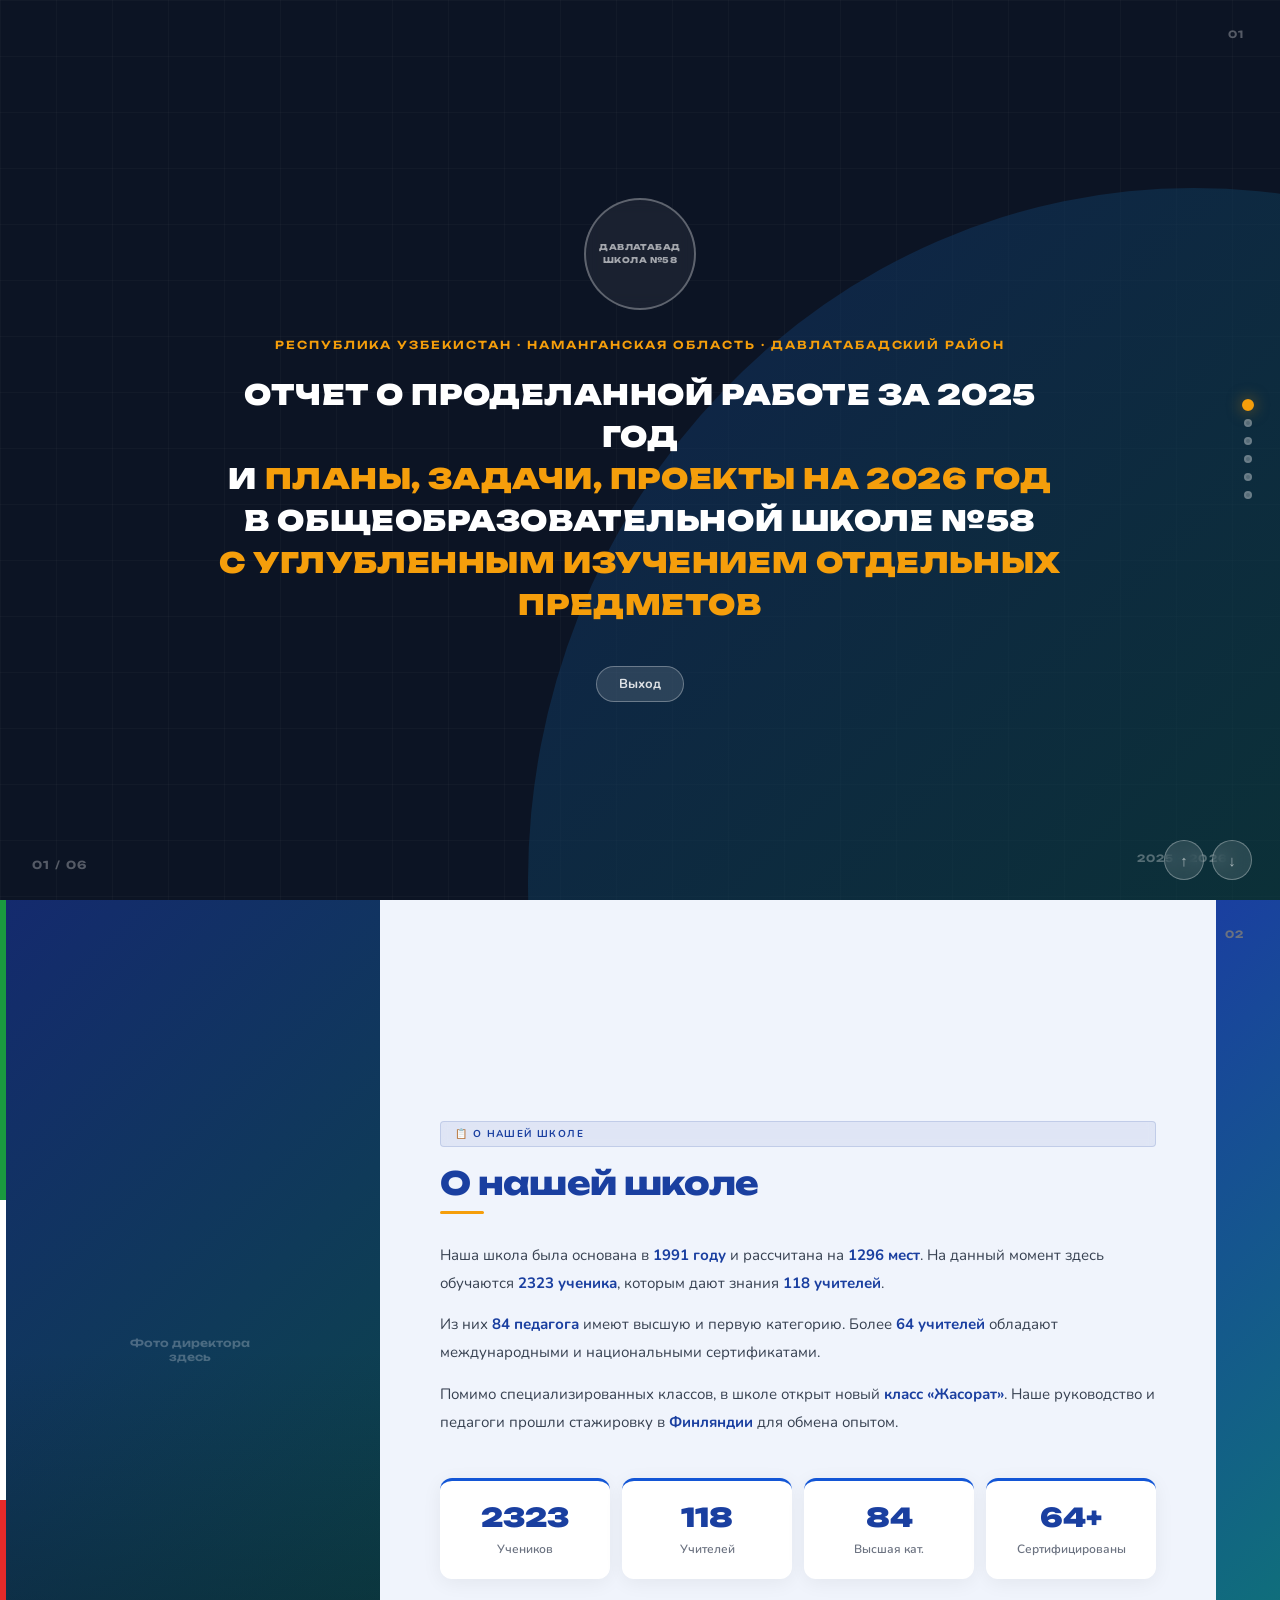
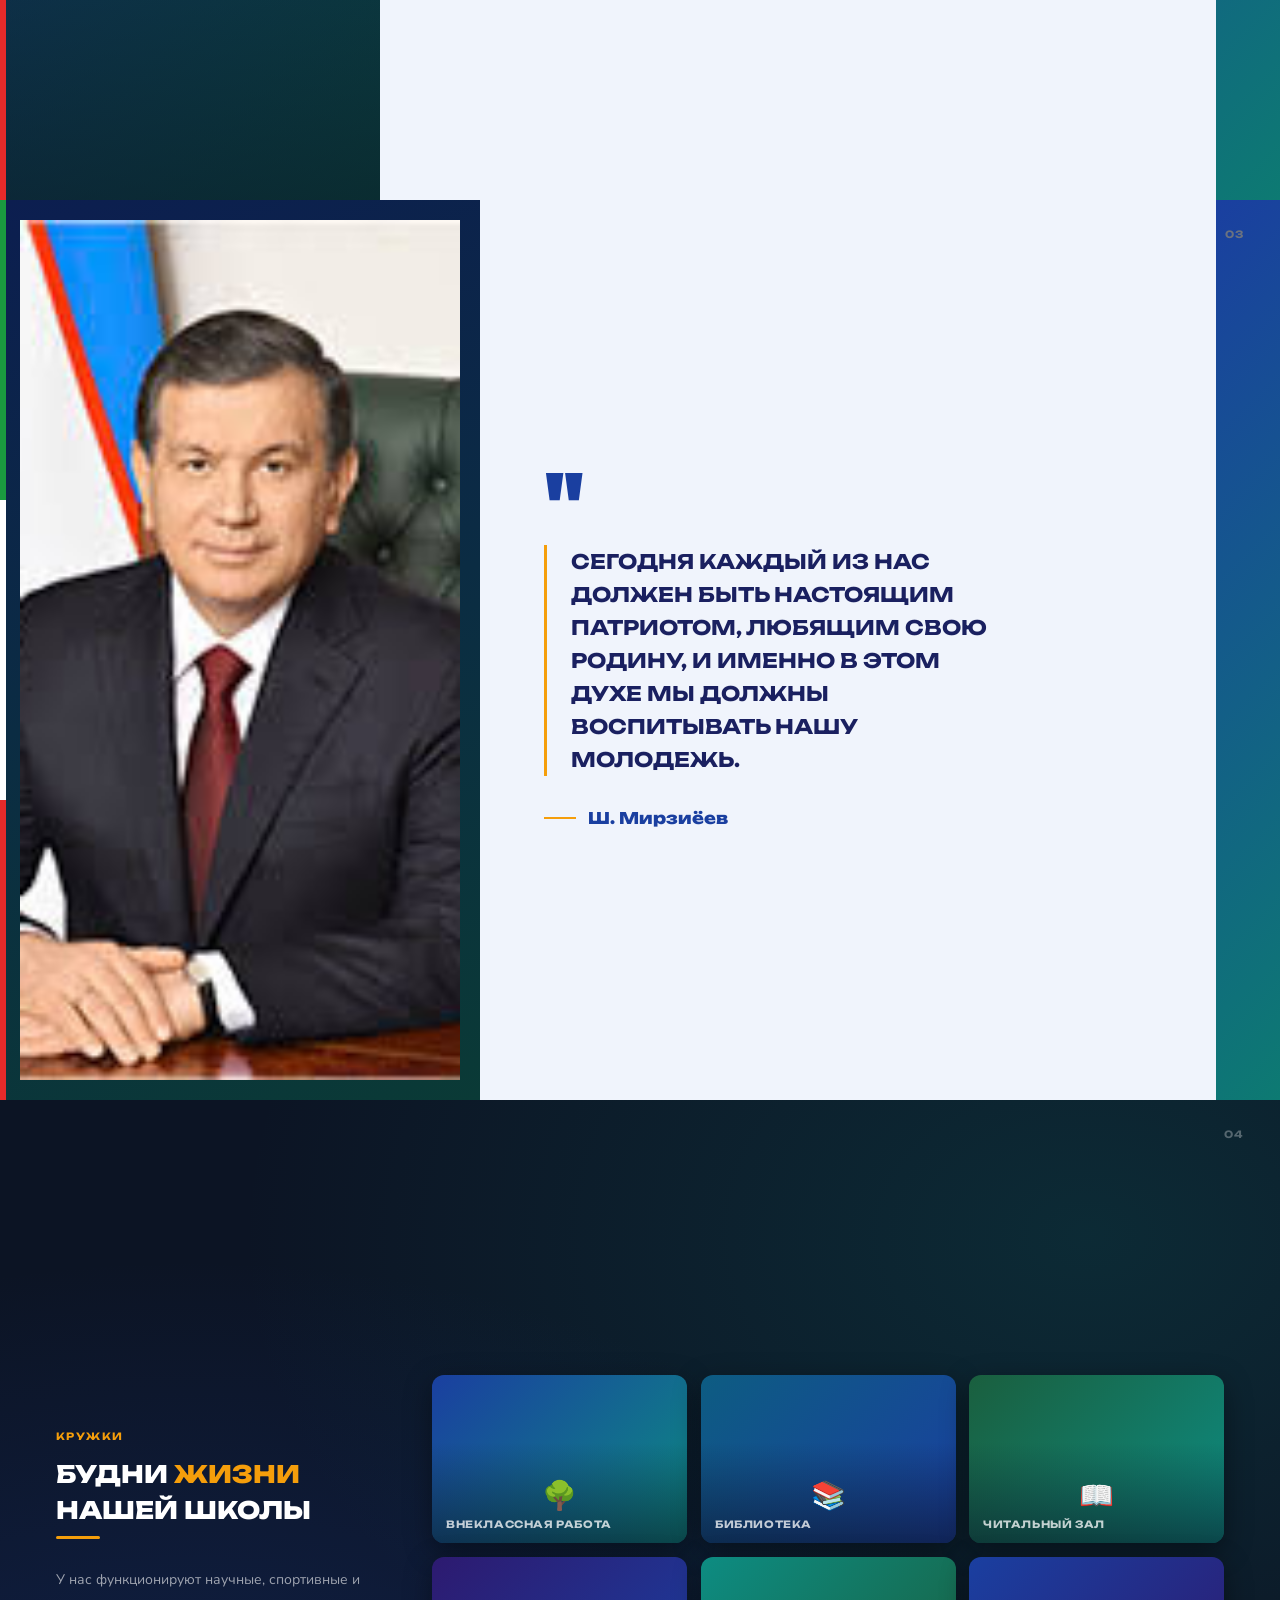
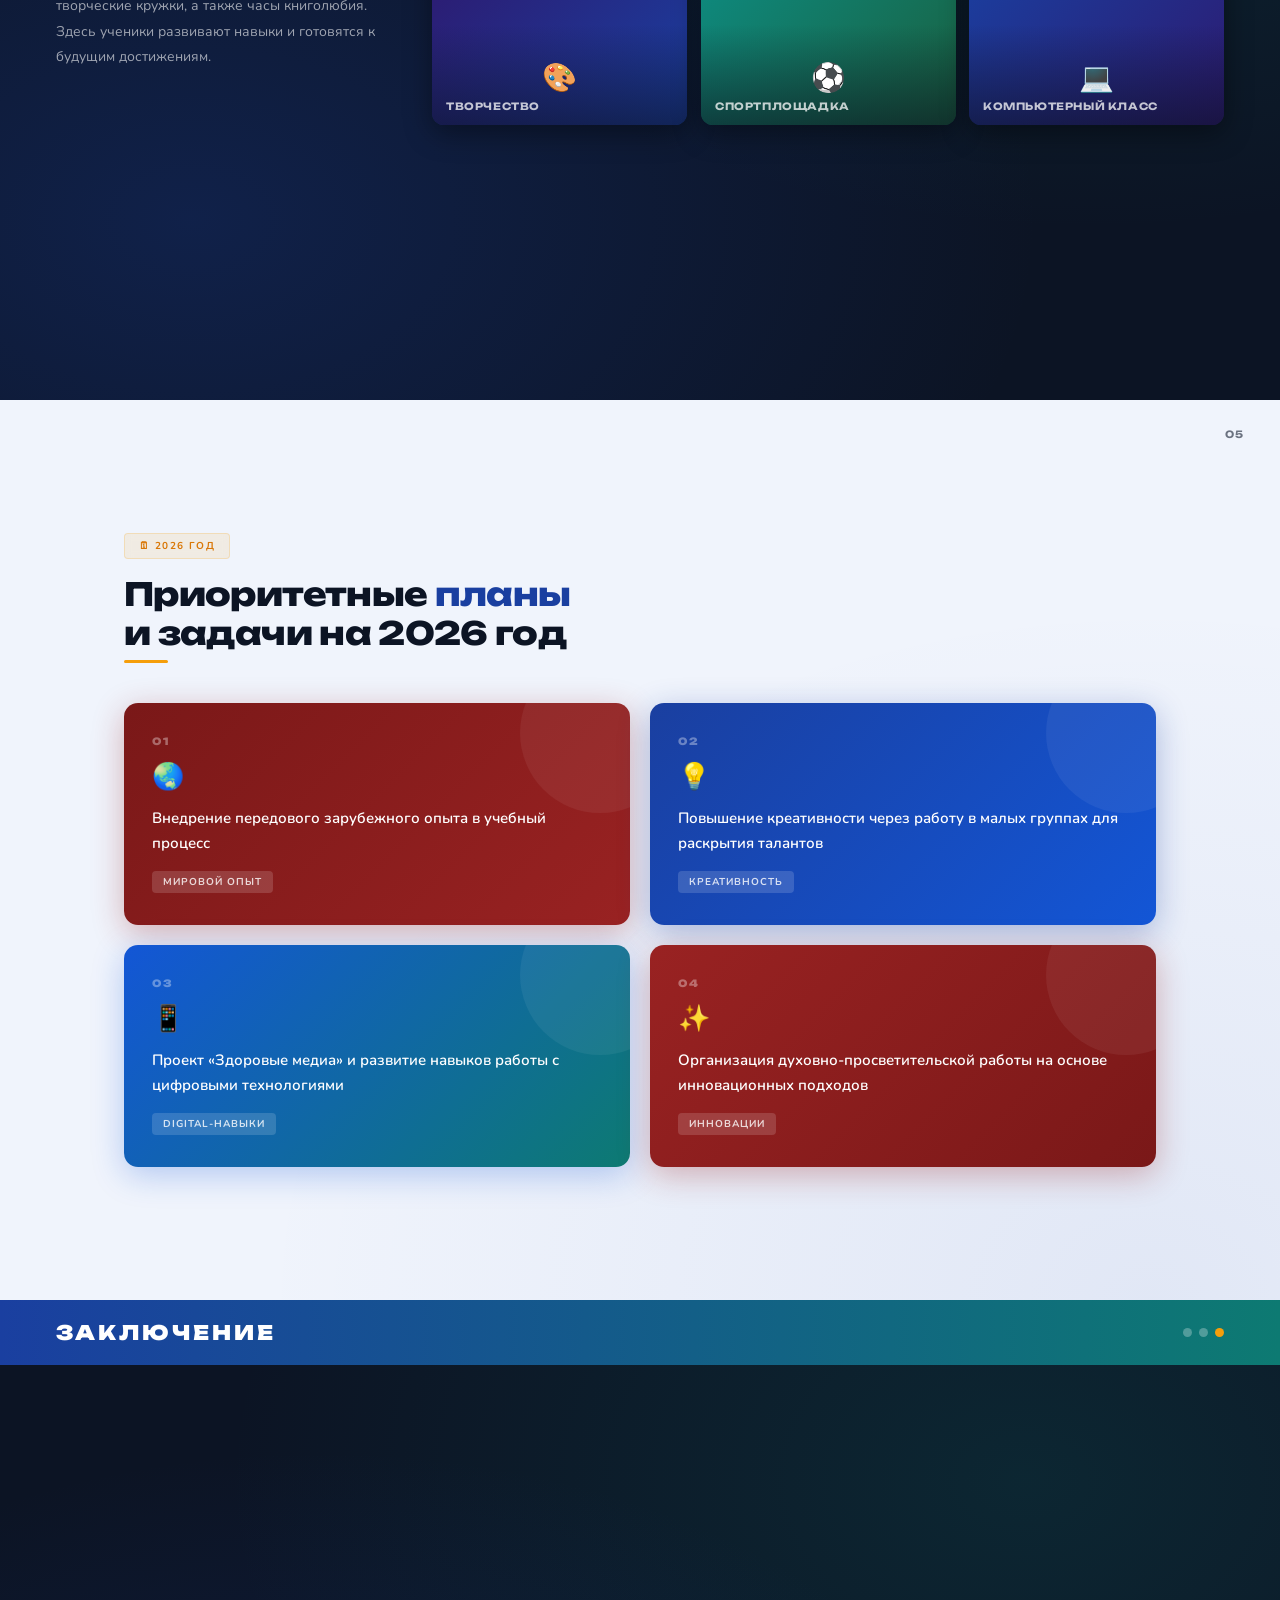
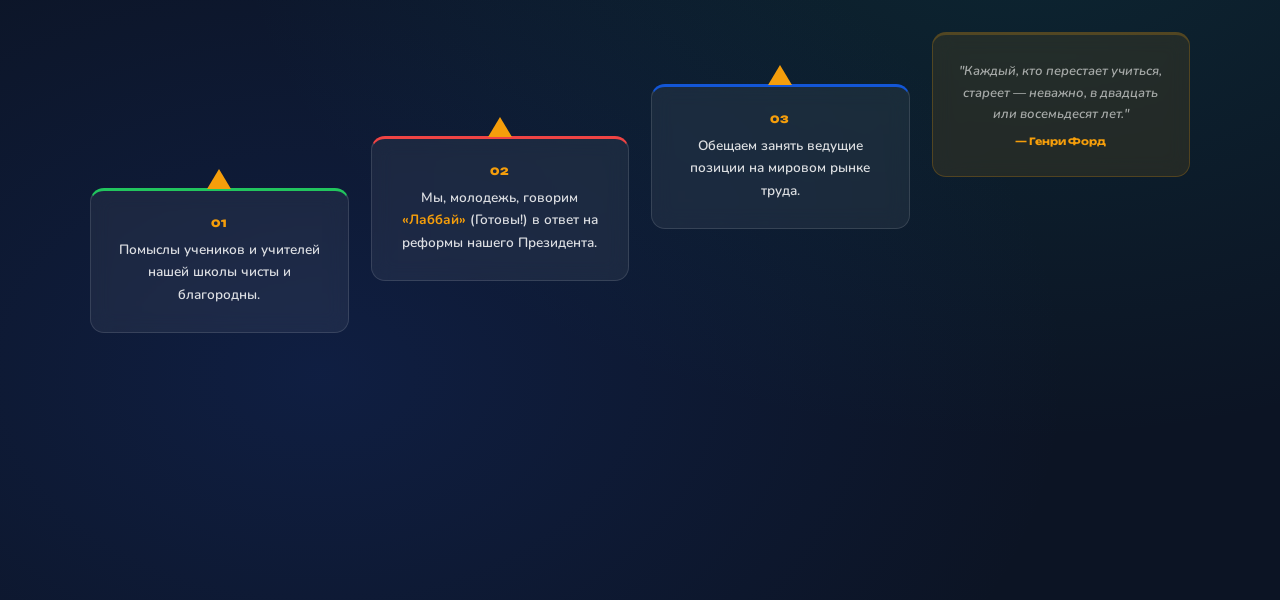
<file: index-kushimcha-ru.html>
<!DOCTYPE html>
<html lang="ru">

<head>
  <meta charset="UTF-8">
  <meta name="viewport" content="width=device-width, initial-scale=1.0">
  <title>Школа №58 · 2025–2026</title>
  <link rel="stylesheet" href="./style-kushimcha-uz.css">
</head>

<body>

  <div id="nav-dots">
    <div class="nd on" onclick="goTo(0)"></div>
    <div class="nd" onclick="goTo(1)"></div>
    <div class="nd" onclick="goTo(2)"></div>
    <div class="nd" onclick="goTo(3)"></div>
    <div class="nd" onclick="goTo(4)"></div>
    <div class="nd" onclick="goTo(5)"></div>
  </div>
  <div id="slide-ctr">01 / 06</div>
  <button id="btn-prev" onclick="nav(-1)">↑</button>
  <button id="btn-next" onclick="nav(1)">↓</button>


  <section class="slide grid-tex" id="s1">
    <span class="slide-num-badge">01</span>

    <div class="s1-logo-ring as d1">
      <div class="s1-logo-ph">ДАВЛАТАБАД<br>ШКОЛА №58</div>
    </div>

    <p class="s1-eyebrow au d2">Республика Узбекистан · Наманганская область · Давлатабадский район</p>

    <h1 class="au d3">
      Отчет о проделанной работе за 2025 год<br>
      и <em>планы, задачи, проекты на 2026 год</em><br>
      в общеобразовательной школе №58<br>
      <em>с углубленным изучением отдельных предметов</em>
    </h1>

    <div class="s1-chips au d4">
      <a class="chip" href="./index.html">Выход</a>
    </div>

    <div class="s1-year">2025 – 2026</div>
  </section>


  <section class="slide" id="s2">
    <span class="slide-num-badge" style="color:#6b7280">02</span>

    <div class="s2-layout">
      <div class="s2-photo al d1">
        <div class="flag-strip"></div>
        <div class="ph-label">Фото директора<br>здесь</div>
      </div>

      <div class="s2-content">
        <span class="tag au d1">📋 О нашей школе</span>
        <h2 class="au d2">О нашей школе</h2>
        <span class="accent-bar au d2" style="animation-delay:.14s"></span>

        <p class="s2-para au d3">Наша школа была основана в <strong>1991 году</strong> и рассчитана на <strong>1296 мест</strong>. На данный момент здесь обучаются <strong>2323 ученика</strong>, которым дают знания <strong>118 учителей</strong>.</p>
        <p class="s2-para au d4">Из них <strong>84 педагога</strong> имеют высшую и первую категорию. Более <strong>64 учителей</strong> обладают международными и национальными сертификатами.</p>
        <p class="s2-para au d5">Помимо специализированных классов, в школе открыт новый <strong>класс «Жасорат»</strong>. Наше руководство и педагоги прошли стажировку в <strong>Финляндии</strong> для обмена опытом.</p>

        <div class="s2-stats au d6">
          <div class="s2-stat"><strong>2323</strong><span>Учеников</span></div>
          <div class="s2-stat"><strong>118</strong><span>Учителей</span></div>
          <div class="s2-stat"><strong>84</strong><span>Высшая кат.</span></div>
          <div class="s2-stat"><strong>64+</strong><span>Сертифицированы</span></div>
        </div>
      </div>

      <div class="s2-accent"></div>
    </div>
  </section>


  <section class="slide" id="s3">
    <span class="slide-num-badge" style="color:#6b7280">03</span>

    <div class="s3-layout">
      <div class="s3-photo al d1">
        <div class="flag-strip"></div>
        <div class="ph-label"><img src="./img/prizident.png" alt="президент"></div>
      </div>

      <div class="s3-content">
        <div class="s3-open au d1">"</div>
        <blockquote class="au d2">
          Сегодня каждый из нас должен быть настоящим патриотом, любящим свою Родину, и именно в этом духе мы должны воспитывать нашу молодежь.
        </blockquote>
        <cite class="au d3">Ш. Мирзиёев</cite>
      </div>

      <div class="s2-accent"></div>
    </div>
  </section>


  <section class="slide grid-tex" id="s4">
    <span class="slide-num-badge">04</span>

    <div class="s4-inner">
      <div class="s4-sidebar">
        <span class="eyebrow au d1">Кружки</span>
        <h2 class="au d2">Будни <em>жизни</em><br>нашей школы</h2>
        <span class="accent-bar au d2" style="animation-delay:.14s"></span>
        <p class="au d3">У нас функционируют научные, спортивные и творческие кружки, а также часы книголюбия. Здесь ученики развивают навыки и готовятся к будущим достижениям.</p>
      </div>

      <div class="s4-grid">
        <div class="s4-cell as d2">
          <div class="c-icon">🌳</div><span class="c-label">Внеклассная работа</span>
        </div>
        <div class="s4-cell as d3">
          <div class="c-icon">📚</div><span class="c-label">Библиотека</span>
        </div>
        <div class="s4-cell as d4">
          <div class="c-icon">📖</div><span class="c-label">Читальный зал</span>
        </div>
        <div class="s4-cell as d5">
          <div class="c-icon">🎨</div><span class="c-label">Творчество</span>
        </div>
        <div class="s4-cell as d6">
          <div class="c-icon">⚽</div><span class="c-label">Спортплощадка</span>
        </div>
        <div class="s4-cell as d7">
          <div class="c-icon">💻</div><span class="c-label">Компьютерный класс</span>
        </div>
      </div>
    </div>
  </section>


  <section class="slide" id="s5">
    <span class="slide-num-badge" style="color:#6b7280">05</span>

    <div class="s5-inner">
      <span class="tag au d1">🗓 2026 год</span>
      <h2 class="au d2">Приоритетные <em>планы</em><br>и задачи на 2026 год</h2>
      <span class="accent-bar au d2" style="animation-delay:.14s"></span>

      <div class="plan-cards">
        <div class="plan-card pc1 au d3">
          <span class="pc-num">01</span><span class="pc-icon">🌏</span>
          <p class="pc-text">Внедрение передового зарубежного опыта в учебный процесс</p>
          <span class="pc-tag">Мировой опыт</span>
        </div>
        <div class="plan-card pc2 au d4">
          <span class="pc-num">02</span><span class="pc-icon">💡</span>
          <p class="pc-text">Повышение креативности через работу в малых группах для раскрытия талантов</p>
          <span class="pc-tag">Креативность</span>
        </div>
        <div class="plan-card pc3 au d5">
          <span class="pc-num">03</span><span class="pc-icon">📱</span>
          <p class="pc-text">Проект «Здоровые медиа» и развитие навыков работы с цифровыми технологиями</p>
          <span class="pc-tag">Digital-навыки</span>
        </div>
        <div class="plan-card pc4 au d6">
          <span class="pc-num">04</span><span class="pc-icon">✨</span>
          <p class="pc-text">Организация духовно-просветительской работы на основе инновационных подходов</p>
          <span class="pc-tag">Инновации</span>
        </div>
      </div>
    </div>
  </section>


  <section class="slide grid-tex" id="s6">

    <div class="s6-header au d1">
      <h2>Заключение</h2>
      <div class="hd-dots"><span></span><span></span><span></span></div>
    </div>

    <div class="s6-body">
      <div class="staircase">
        <div class="stair">
          <div class="stair-card au d2">
            <span class="stair-num">01</span>
            <p class="stair-text">Помыслы учеников и учителей нашей школы чисты и благородны.</p>
          </div>
        </div>
        <div class="stair">
          <div class="stair-card au d3">
            <span class="stair-num">02</span>
            <p class="stair-text">Мы, молодежь, говорим <strong style="color:var(--amber)">«Лаббай»</strong> (Готовы!) в ответ на реформы нашего Президента.</p>
          </div>
        </div>
        <div class="stair">
          <div class="stair-card au d4">
            <span class="stair-num">03</span>
            <p class="stair-text">Обещаем занять ведущие позиции на мировом рынке труда.</p>
          </div>
        </div>
        <div class="stair">
          <div class="stair-card au d5">
            <p class="stair-text">
              "Каждый, кто перестает учиться, стареет — неважно, в двадцать или восемьдесят лет."
              <strong>— Генри Форд</strong>
            </p>
          </div>
        </div>
      </div>
    </div>
  </section>

  <script>
    const slides = [...document.querySelectorAll('.slide')];
    const dots = [...document.querySelectorAll('.nd')];
    const ctr = document.getElementById('slide-ctr');
    let cur = 0;

    const io = new IntersectionObserver(entries => {
      entries.forEach(e => {
        if (e.isIntersecting && e.intersectionRatio >= 0.5) {
          cur = slides.indexOf(e.target);
          dots.forEach((d, i) => d.classList.toggle('on', i === cur));
          ctr.textContent = String(cur + 1).padStart(2, '0') + ' / ' + String(slides.length).padStart(2, '0');
          if (!e.target.classList.contains('vis')) e.target.classList.add('vis');
        }
      });
    }, { threshold: 0.5 });

    slides.forEach(s => io.observe(s));
    slides[0].classList.add('vis');

    function goTo(i) { slides[i].scrollIntoView({ behavior: 'smooth' }); }
    function nav(d) { goTo(Math.max(0, Math.min(slides.length - 1, cur + d))); }

    document.addEventListener('keydown', e => {
      if (e.key === 'ArrowDown' || e.key === 'ArrowRight') nav(1);
      if (e.key === 'ArrowUp' || e.key === 'ArrowLeft') nav(-1);
    });
  </script>
</body>
</html>
</file>
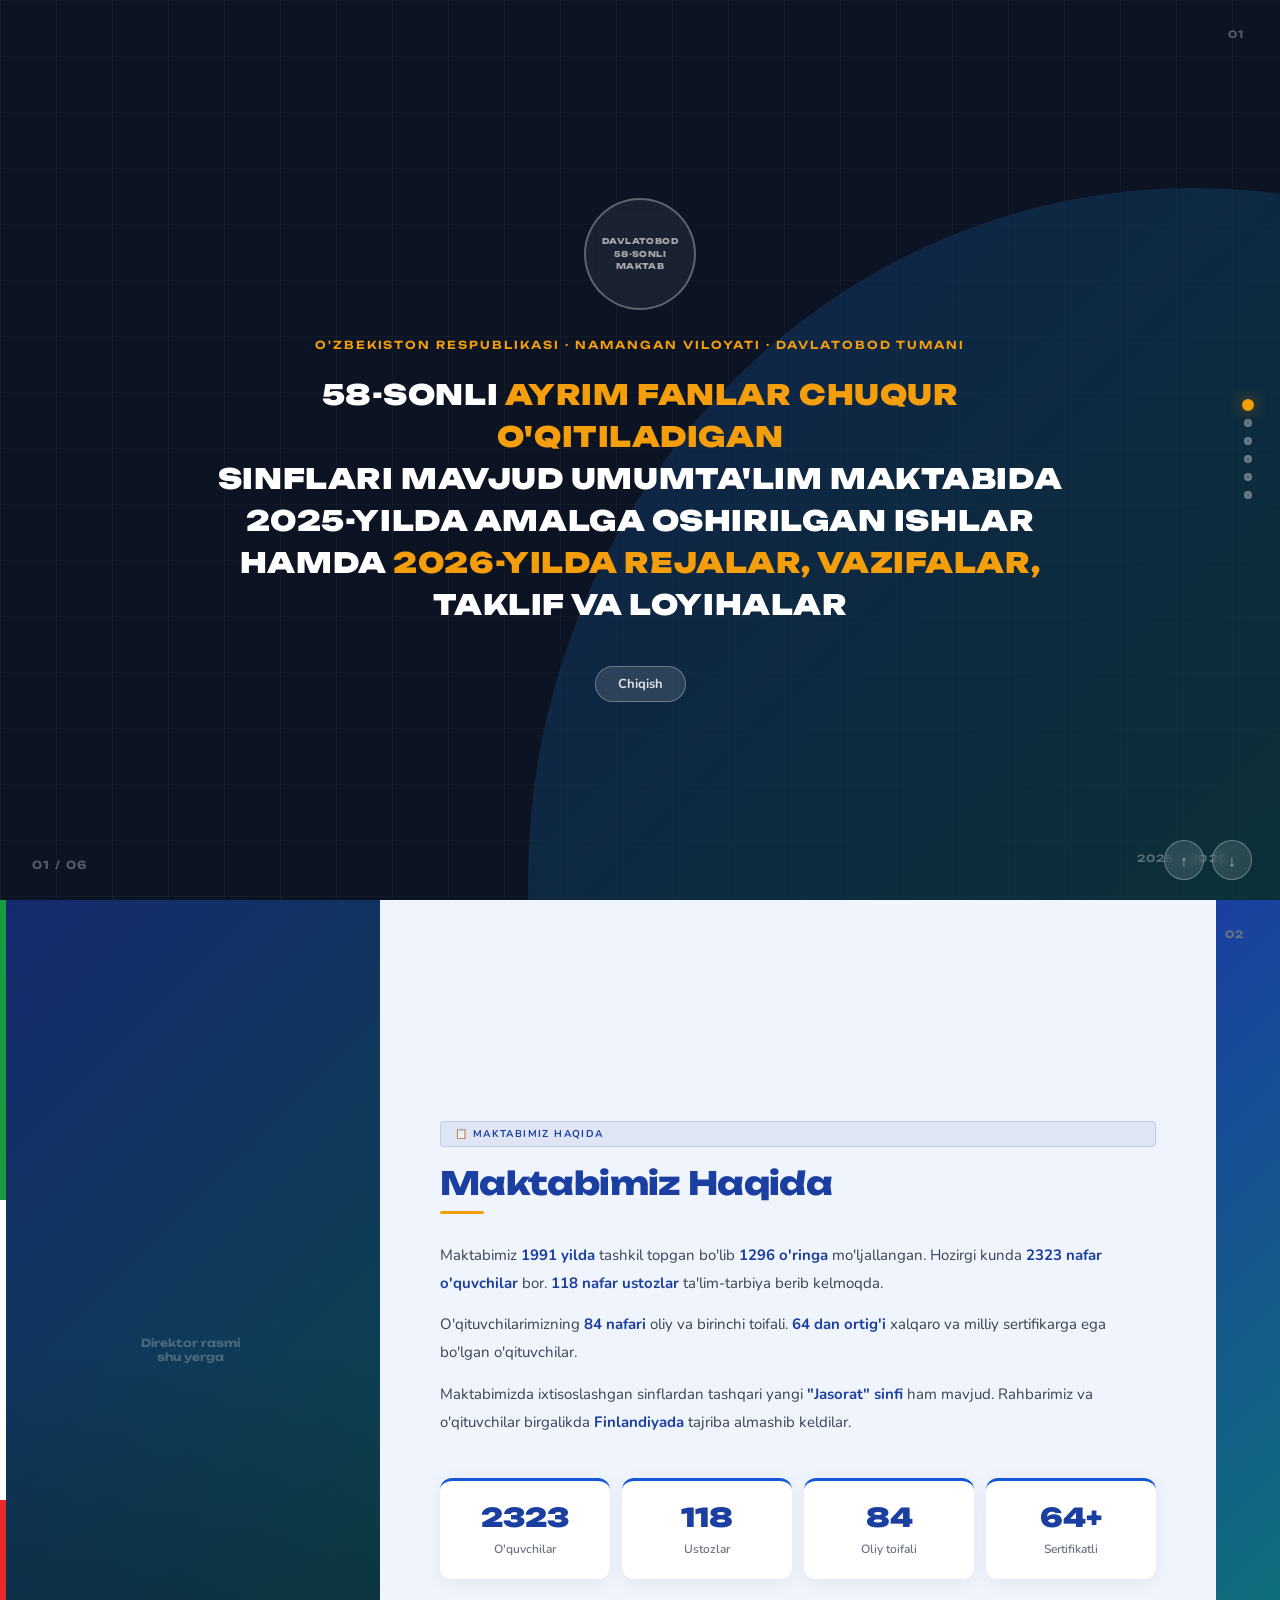
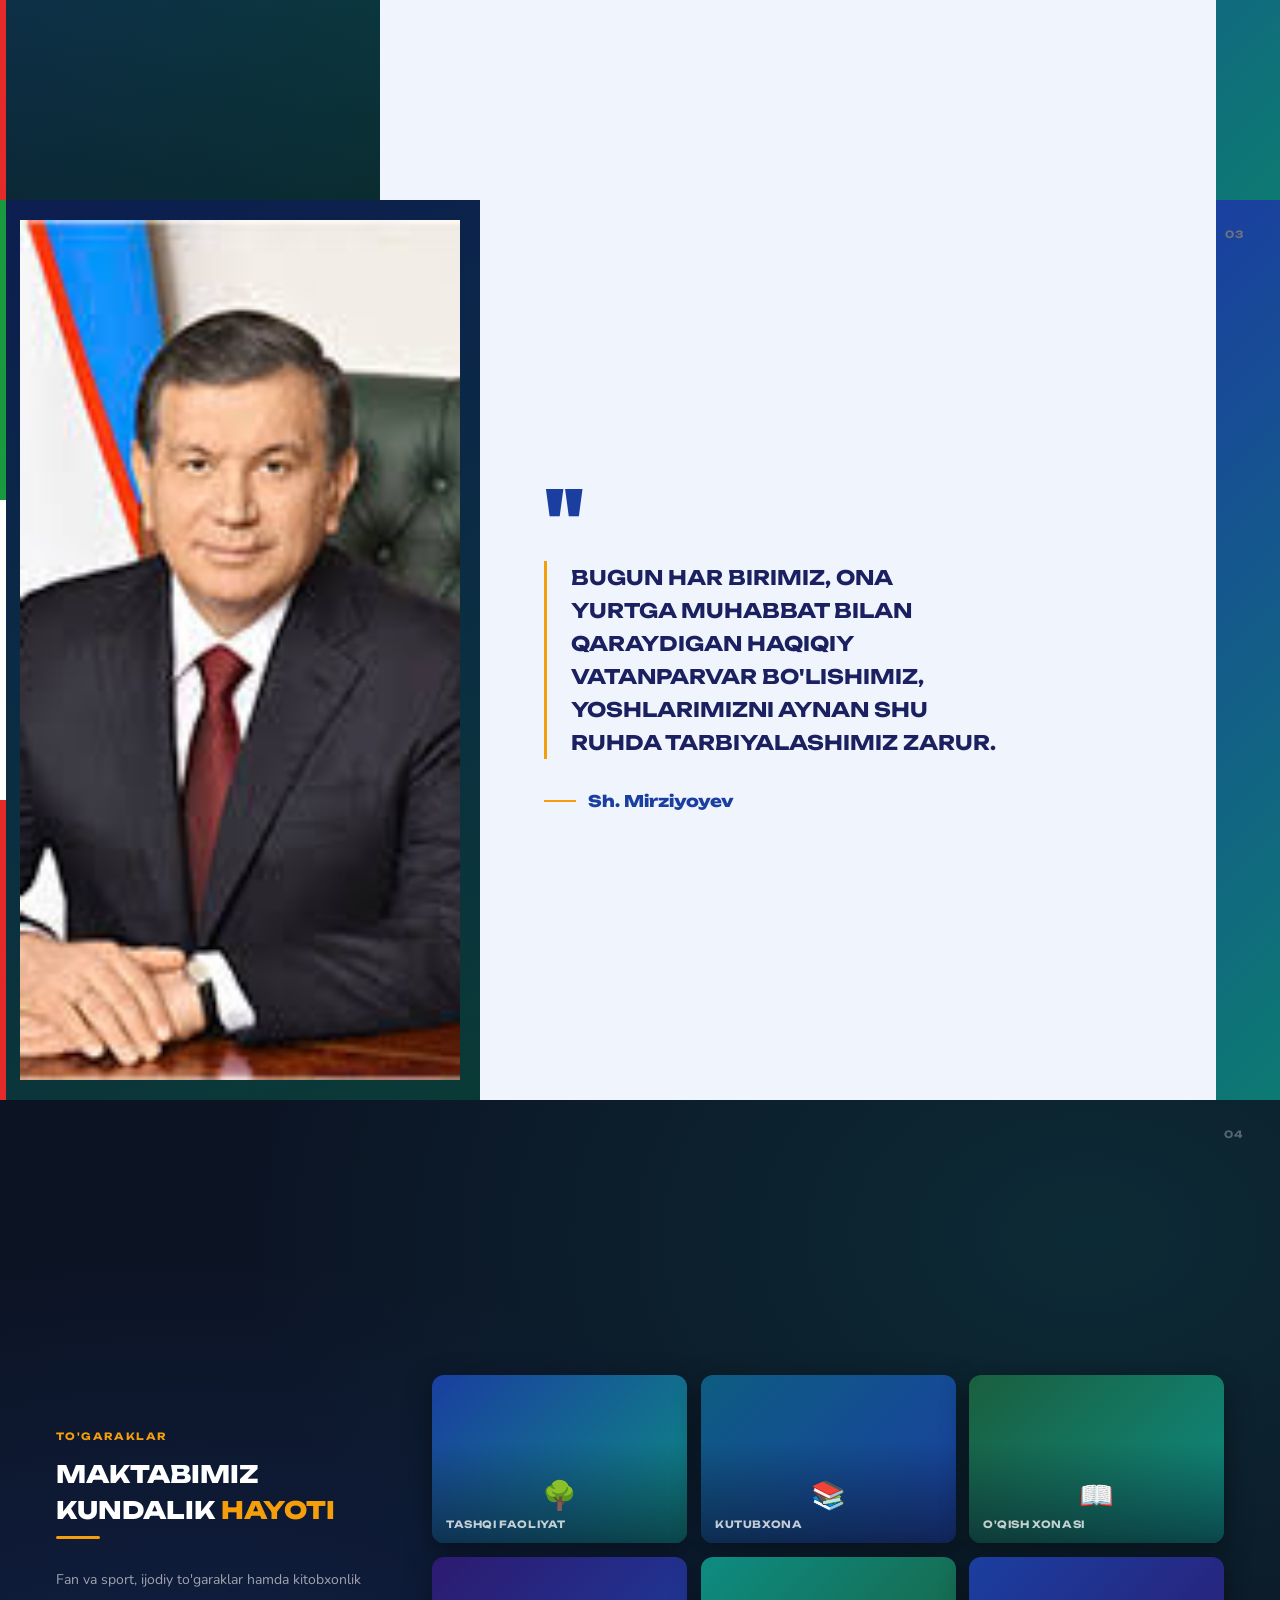
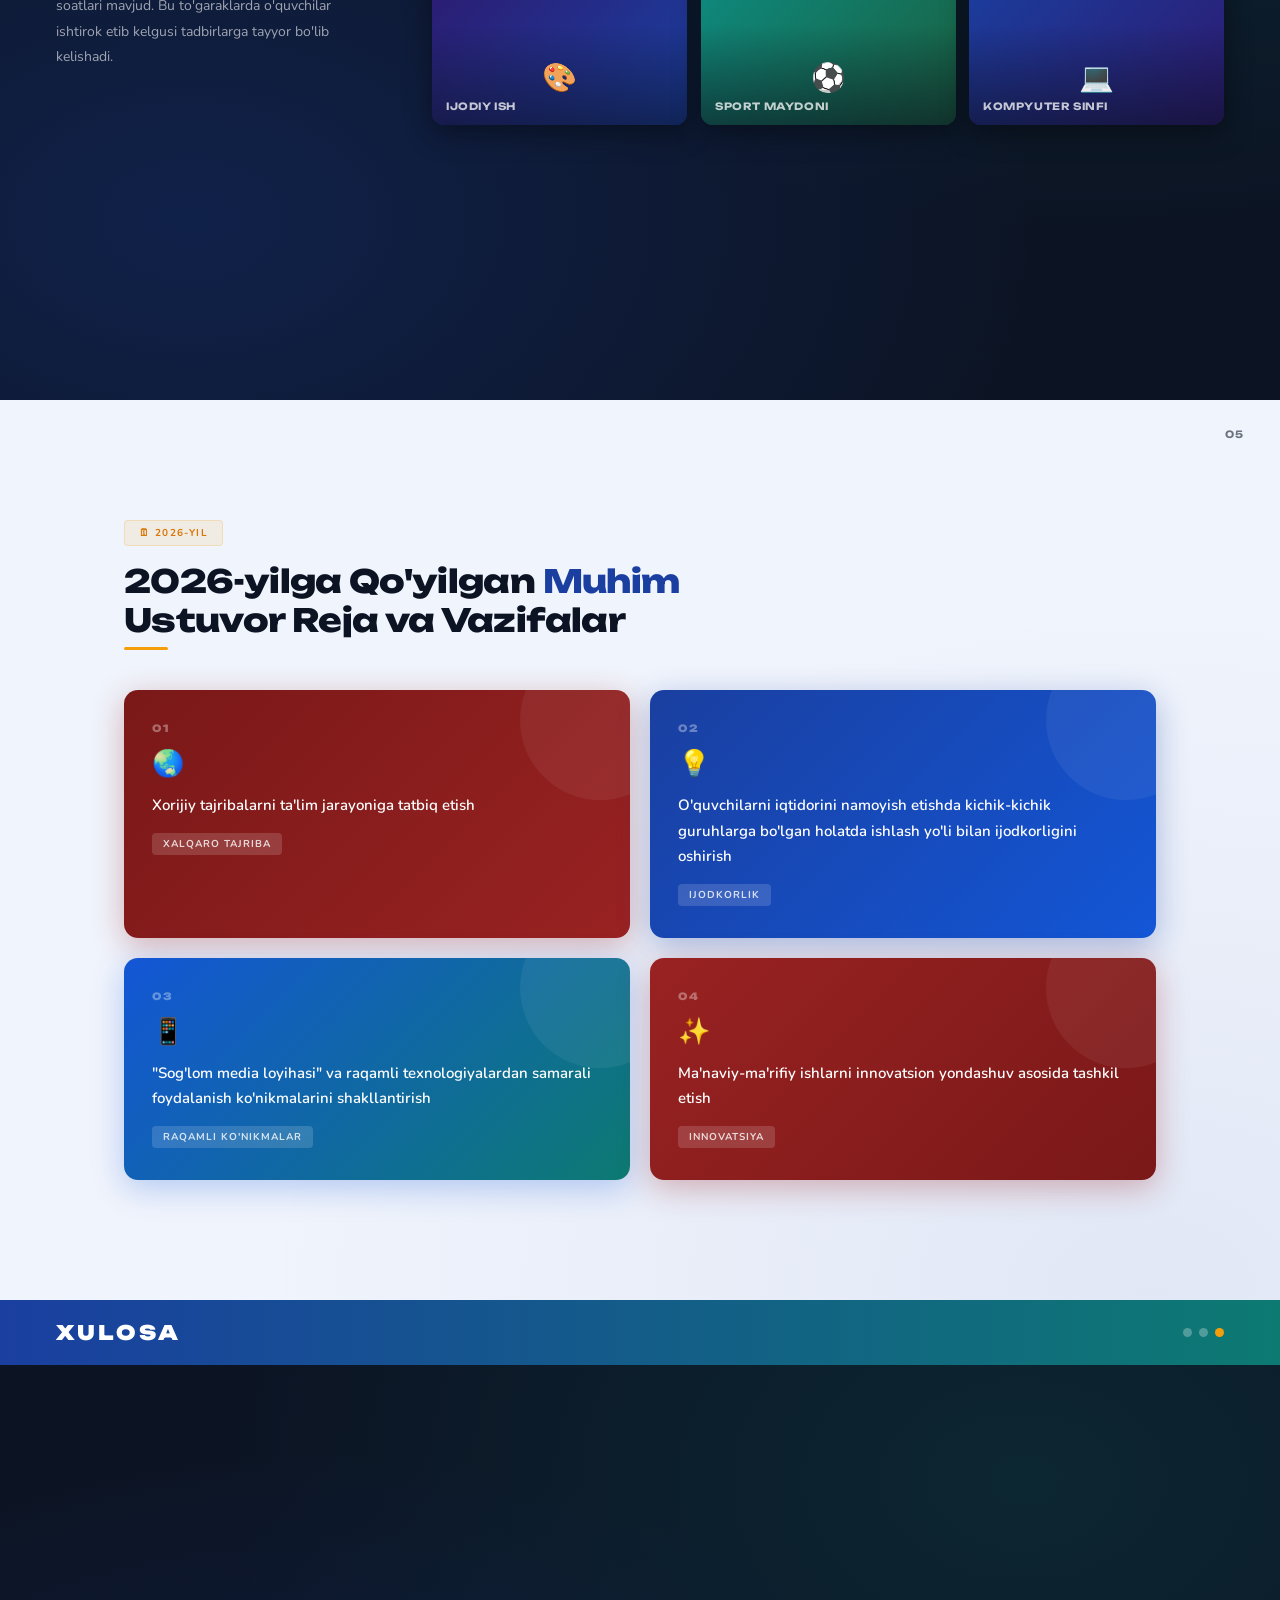
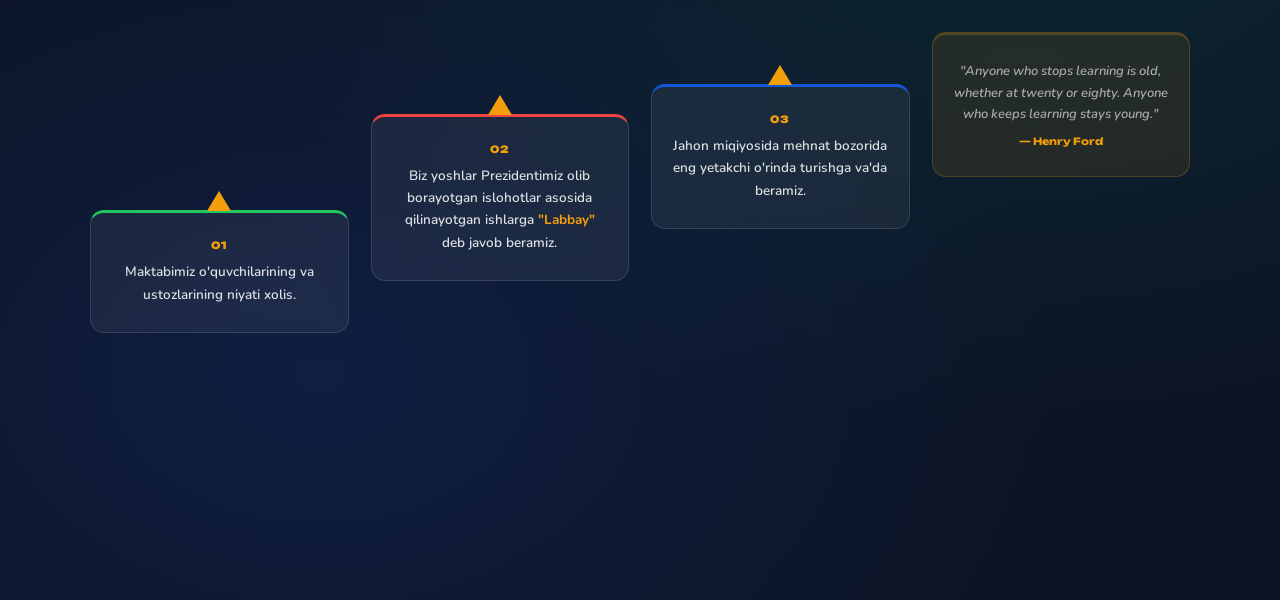
<file: index-kushimcha-uz.html>
<!DOCTYPE html>
<html lang="uz">

<head>
  <meta charset="UTF-8">
  <meta name="viewport" content="width=device-width, initial-scale=1.0">
  <title>58-Maktab · 2025–2026</title>
  <link rel="stylesheet" href="./style-kushimcha-uz.css">
</head>

<body>

  <!-- ── FIXED CHROME ── -->
  <div id="nav-dots">
    <div class="nd on" onclick="goTo(0)"></div>
    <div class="nd" onclick="goTo(1)"></div>
    <div class="nd" onclick="goTo(2)"></div>
    <div class="nd" onclick="goTo(3)"></div>
    <div class="nd" onclick="goTo(4)"></div>
    <div class="nd" onclick="goTo(5)"></div>
  </div>
  <div id="slide-ctr">01 / 06</div>
  <button id="btn-prev" onclick="nav(-1)">↑</button>
  <button id="btn-next" onclick="nav(1)">↓</button>


  <!-- ══════ SLIDE 1 — COVER ══════ -->
  <section class="slide grid-tex" id="s1">
    <span class="slide-num-badge">01</span>

    <div class="s1-logo-ring as d1">
      <!-- Replace: <img src="logo.png"> -->
      <div class="s1-logo-ph">DAVLATOBOD<br>58-SONLI<br>MAKTAB</div>
    </div>

    <p class="s1-eyebrow au d2">O'zbekiston Respublikasi · Namangan Viloyati · Davlatobod Tumani</p>

    <h1 class="au d3">
      58-Sonli <em>Ayrim Fanlar Chuqur O'qitiladigan</em><br>
      Sinflari Mavjud Umumta'lim Maktabida<br>
      2025-Yilda Amalga Oshirilgan Ishlar<br>
      Hamda <em>2026-Yilda Rejalar, Vazifalar,</em><br>
      Taklif va Loyihalar
    </h1>

    <div class="s1-chips au d4">
      <a class="chip" href="./index-uz.html">Chiqish</a>
    </div>

    <div class="s1-year">2025 – 2026</div>
  </section>


  <!-- ══════ SLIDE 2 — ABOUT ══════ -->
  <section class="slide" id="s2">
    <span class="slide-num-badge" style="color:#6b7280">02</span>

    <div class="s2-layout">
      <div class="s2-photo al d1">
        <div class="flag-strip"></div>
        <!-- Replace: <img src="director.jpg"> -->
        <div class="ph-label">Direktor rasmi<br>shu yerga</div>
      </div>

      <div class="s2-content">
        <span class="tag au d1">📋 Maktabimiz Haqida</span>
        <h2 class="au d2">Maktabimiz Haqida</h2>
        <span class="accent-bar au d2" style="animation-delay:.14s"></span>

        <p class="s2-para au d3">Maktabimiz <strong>1991 yilda</strong> tashkil topgan bo'lib <strong>1296
            o'ringa</strong> mo'ljallangan. Hozirgi kunda <strong>2323 nafar o'quvchilar</strong> bor. <strong>118 nafar
            ustozlar</strong> ta'lim-tarbiya berib kelmoqda.</p>
        <p class="s2-para au d4">O'qituvchilarimizning <strong>84 nafari</strong> oliy va birinchi toifali. <strong>64
            dan ortig'i</strong> xalqaro va milliy sertifikarga ega bo'lgan o'qituvchilar.</p>
        <p class="s2-para au d5">Maktabimizda ixtisoslashgan sinflardan tashqari yangi <strong>"Jasorat" sinfi</strong>
          ham mavjud. Rahbarimiz va o'qituvchilar birgalikda <strong>Finlandiyada</strong> tajriba almashib keldilar.
        </p>

        <div class="s2-stats au d6">
          <div class="s2-stat"><strong>2323</strong><span>O'quvchilar</span></div>
          <div class="s2-stat"><strong>118</strong><span>Ustozlar</span></div>
          <div class="s2-stat"><strong>84</strong><span>Oliy toifali</span></div>
          <div class="s2-stat"><strong>64+</strong><span>Sertifikatli</span></div>
        </div>
      </div>

      <div class="s2-accent"></div>
    </div>
  </section>


  <!-- ══════ SLIDE 3 — QUOTE ══════ -->
  <section class="slide" id="s3">
    <span class="slide-num-badge" style="color:#6b7280">03</span>

    <div class="s3-layout">
      <div class="s3-photo al d1">
        <div class="flag-strip"></div>
        <!-- Replace: <img src="president.jpg"> -->
        <div class="ph-label"><img class="ph__img" src="./img/prizident.png" alt="prizident"></div>
      </div>

      <div class="s3-content">
        <div class="s3-open au d1">"</div>
        <blockquote class="au d2">
          Bugun har birimiz, ona yurtga muhabbat bilan qaraydigan haqiqiy vatanparvar bo'lishimiz, yoshlarimizni aynan
          shu ruhda tarbiyalashimiz zarur.
        </blockquote>
        <cite class="au d3">Sh. Mirziyoyev</cite>
      </div>

      <div class="s2-accent"></div>
    </div>
  </section>


  <!-- ══════ SLIDE 4 — CLUBS ══════ -->
  <section class="slide grid-tex" id="s4">
    <span class="slide-num-badge">04</span>

    <div class="s4-inner">
      <div class="s4-sidebar">
        <span class="eyebrow au d1">To'garaklar</span>
        <h2 class="au d2">Maktabimiz<br>Kundalik <em>Hayoti</em></h2>
        <span class="accent-bar au d2" style="animation-delay:.14s"></span>
        <p class="au d3">Fan va sport, ijodiy to'garaklar hamda kitobxonlik soatlari mavjud. Bu to'garaklarda
          o'quvchilar ishtirok etib kelgusi tadbirlarga tayyor bo'lib kelishadi.</p>
      </div>

      <div class="s4-grid">
        <div class="s4-cell as d2"><!-- <img src="p1.jpg"> -->
          <div class="c-icon">🌳</div><span class="c-label">Tashqi faoliyat</span>
        </div>
        <div class="s4-cell as d3"><!-- <img src="p2.jpg"> -->
          <div class="c-icon">📚</div><span class="c-label">Kutubxona</span>
        </div>
        <div class="s4-cell as d4"><!-- <img src="p3.jpg"> -->
          <div class="c-icon">📖</div><span class="c-label">O'qish xonasi</span>
        </div>
        <div class="s4-cell as d5"><!-- <img src="p4.jpg"> -->
          <div class="c-icon">🎨</div><span class="c-label">Ijodiy ish</span>
        </div>
        <div class="s4-cell as d6"><!-- <img src="p5.jpg"> -->
          <div class="c-icon">⚽</div><span class="c-label">Sport maydoni</span>
        </div>
        <div class="s4-cell as d7"><!-- <img src="p6.jpg"> -->
          <div class="c-icon">💻</div><span class="c-label">Kompyuter sinfi</span>
        </div>
      </div>
    </div>
  </section>


  <!-- ══════ SLIDE 5 — PLANS ══════ -->
  <section class="slide" id="s5">
    <span class="slide-num-badge" style="color:#6b7280">05</span>

    <div class="s5-inner">
      <span class="tag au d1">🗓 2026-yil</span>
      <h2 class="au d2">2026-yilga Qo'yilgan <em>Muhim</em><br>Ustuvor Reja va Vazifalar</h2>
      <span class="accent-bar au d2" style="animation-delay:.14s"></span>

      <div class="plan-cards">
        <div class="plan-card pc1 au d3">
          <span class="pc-num">01</span><span class="pc-icon">🌏</span>
          <p class="pc-text">Xorijiy tajribalarni ta'lim jarayoniga tatbiq etish</p>
          <span class="pc-tag">Xalqaro tajriba</span>
        </div>
        <div class="plan-card pc2 au d4">
          <span class="pc-num">02</span><span class="pc-icon">💡</span>
          <p class="pc-text">O'quvchilarni iqtidorini namoyish etishda kichik-kichik guruhlarga bo'lgan holatda ishlash
            yo'li bilan ijodkorligini oshirish</p>
          <span class="pc-tag">Ijodkorlik</span>
        </div>
        <div class="plan-card pc3 au d5">
          <span class="pc-num">03</span><span class="pc-icon">📱</span>
          <p class="pc-text">"Sog'lom media loyihasi" va raqamli texnologiyalardan samarali foydalanish ko'nikmalarini
            shakllantirish</p>
          <span class="pc-tag">Raqamli ko'nikmalar</span>
        </div>
        <div class="plan-card pc4 au d6">
          <span class="pc-num">04</span><span class="pc-icon">✨</span>
          <p class="pc-text">Ma'naviy-ma'rifiy ishlarni innovatsion yondashuv asosida tashkil etish</p>
          <span class="pc-tag">Innovatsiya</span>
        </div>
      </div>
    </div>
  </section>


  <!-- ══════ SLIDE 6 — XULOSA ══════ -->
  <section class="slide grid-tex" id="s6">

    <div class="s6-header au d1">
      <h2>Xulosa</h2>
      <div class="hd-dots"><span></span><span></span><span></span></div>
    </div>

    <div class="s6-body">
      <div class="staircase">
        <div class="stair">
          <div class="stair-card au d2">
            <span class="stair-num">01</span>
            <p class="stair-text">Maktabimiz o'quvchilarining va ustozlarining niyati xolis.</p>
          </div>
        </div>
        <div class="stair">
          <div class="stair-card au d3">
            <span class="stair-num">02</span>
            <p class="stair-text">Biz yoshlar Prezidentimiz olib borayotgan islohotlar asosida qilinayotgan ishlarga
              <strong style="color:var(--amber)">"Labbay"</strong> deb javob beramiz.</p>
          </div>
        </div>
        <div class="stair">
          <div class="stair-card au d4">
            <span class="stair-num">03</span>
            <p class="stair-text">Jahon miqiyosida mehnat bozorida eng yetakchi o'rinda turishga va'da beramiz.</p>
          </div>
        </div>
        <div class="stair">
          <div class="stair-card au d5">
            <p class="stair-text">
              "Anyone who stops learning is old, whether at twenty or eighty. Anyone who keeps learning stays young."
              <strong>— Henry Ford</strong>
            </p>
          </div>
        </div>
      </div>
    </div>
  </section>


  <script>
    const slides = [...document.querySelectorAll('.slide')];
    const dots = [...document.querySelectorAll('.nd')];
    const ctr = document.getElementById('slide-ctr');
    let cur = 0;

    const io = new IntersectionObserver(entries => {
      entries.forEach(e => {
        if (e.isIntersecting && e.intersectionRatio >= 0.5) {
          cur = slides.indexOf(e.target);
          dots.forEach((d, i) => d.classList.toggle('on', i === cur));
          ctr.textContent = String(cur + 1).padStart(2, '0') + ' / ' + String(slides.length).padStart(2, '0');
          if (!e.target.classList.contains('vis')) e.target.classList.add('vis');
        }
      });
    }, { threshold: 0.5 });

    slides.forEach(s => io.observe(s));
    slides[0].classList.add('vis');

    function goTo(i) { slides[i].scrollIntoView({ behavior: 'smooth' }); }
    function nav(d) { goTo(Math.max(0, Math.min(slides.length - 1, cur + d))); }

    document.addEventListener('keydown', e => {
      if (e.key === 'ArrowDown' || e.key === 'ArrowRight') nav(1);
      if (e.key === 'ArrowUp' || e.key === 'ArrowLeft') nav(-1);
    });
  </script>
</body>

</html>
</file>
<file: style-kushimcha-uz.css>
/* ============================================================
   58-MAKTAB PRESENTATION — style.css
   Design: Dark navy + teal gradient, amber accent, Unbounded
   ============================================================ */

/* ── GOOGLE FONTS ─────────────────────────────────────────── */
@import url('https://fonts.googleapis.com/css2?family=Unbounded:wght@400;600;700;900&family=Nunito:ital,wght@0,300;0,400;0,600;0,700;0,800;1,400&display=swap');

/* ── TOKENS ───────────────────────────────────────────────── */
:root {
  --navy:       #0c1424;
  --navy-2:     #0f1c34;
  --blue:       #1a3fa0;
  --blue-mid:   #1356d6;
  --teal:       #0d7a72;
  --teal-light: #13a89e;
  --amber:      #f59e0b;
  --amber-dark: #d97706;
  --white:      #ffffff;
  --white-60:   rgba(255,255,255,.6);
  --white-30:   rgba(255,255,255,.3);
  --white-12:   rgba(255,255,255,.12);
  --white-06:   rgba(255,255,255,.06);
  --light-bg:   #f0f4fc;
  --line:       rgba(255,255,255,.1);

  --grad:       linear-gradient(135deg, #1a3fa0 0%, #0d7a72 100%);
  --grad-90:    linear-gradient(90deg,  #1a3fa0 0%, #0d7a72 100%);
  --grad-diag:  linear-gradient(135deg, #142a6e 0%, #0a4a44 100%);
}

/* ── RESET ────────────────────────────────────────────────── */
*, *::before, *::after { box-sizing: border-box; margin: 0; padding: 0; }
html { scroll-snap-type: y mandatory; overflow-y: scroll; scroll-behavior: smooth; }
body {
  font-family: 'Nunito', sans-serif;
  background: var(--navy);
  color: var(--white);
  -webkit-font-smoothing: antialiased;
}
a, ul, ol { text-decoration: none; list-style: none; }

/* ── SLIDE BASE ───────────────────────────────────────────── */
.slide {
  width: 100%; min-height: 100vh;
  scroll-snap-align: start;
  display: flex; align-items: center; justify-content: center;
  position: relative; overflow: hidden;
}

/* ── FIXED CHROME ─────────────────────────────────────────── */
#nav-dots {
  position: fixed; right: 28px; top: 50%; transform: translateY(-50%);
  display: flex; flex-direction: column; gap: 10px; z-index: 999;
}
.nd {
  width: 8px; height: 8px; border-radius: 50%;
  background: var(--white-30); cursor: pointer;
  transition: all .4s cubic-bezier(.34,1.56,.64,1);
  border: 2px solid var(--white-12);
}
.nd.on {
  background: var(--amber);
  transform: scale(1.5);
  border-color: var(--amber);
  box-shadow: 0 0 10px rgba(245,158,11,.5);
}

#slide-ctr {
  position: fixed; bottom: 28px; left: 32px; z-index: 999;
  font-family: 'Unbounded', sans-serif; font-size: 11px; font-weight: 700;
  color: var(--white-30); letter-spacing: .12em;
}

#btn-prev, #btn-next {
  position: fixed; bottom: 20px; z-index: 999;
  width: 40px; height: 40px; border-radius: 50%;
  border: 1.5px solid var(--white-30);
  background: var(--white-12); backdrop-filter: blur(8px);
  color: var(--white-60); font-size: 15px;
  display: flex; align-items: center; justify-content: center;
  cursor: pointer; transition: all .25s;
}
#btn-prev:hover, #btn-next:hover {
  background: var(--amber); border-color: var(--amber); color: var(--navy);
}
#btn-prev { right: 76px; }
#btn-next { right: 28px; }

.slide-num-badge {
  position: absolute; top: 28px; right: 36px;
  font-family: 'Unbounded', sans-serif; font-size: 10px; font-weight: 700;
  color: var(--white-30); letter-spacing: .12em;
}

/* ── SHARED HELPERS ───────────────────────────────────────── */
.tag {
  display: inline-flex; align-items: center; gap: 7px;
  background: var(--white-12); border: 1px solid var(--white-12);
  border-radius: 4px; padding: 5px 14px;
  font-size: 10px; font-weight: 700; letter-spacing: .14em; text-transform: uppercase;
  color: var(--white-60); margin-bottom: 16px; backdrop-filter: blur(4px);
}

.accent-bar {
  display: block; width: 44px; height: 3px;
  background: var(--amber); border-radius: 3px; margin-bottom: 28px;
}

/* ── ANIMATIONS ───────────────────────────────────────────── */
@keyframes fadeUp   { from { opacity:0; transform:translateY(28px) } to { opacity:1; transform:none } }
@keyframes fadeLeft { from { opacity:0; transform:translateX(-28px) } to { opacity:1; transform:none } }
@keyframes fadeIn   { from { opacity:0 } to { opacity:1 } }
@keyframes scaleIn  { from { opacity:0; transform:scale(.9) } to { opacity:1; transform:scale(1) } }
@keyframes lineGrow { from { transform:scaleX(0) } to { transform:scaleX(1) } }

.slide.vis .au  { animation: fadeUp   .7s cubic-bezier(.16,1,.3,1) both }
.slide.vis .al  { animation: fadeLeft .7s cubic-bezier(.16,1,.3,1) both }
.slide.vis .af  { animation: fadeIn   .8s ease both }
.slide.vis .as  { animation: scaleIn  .7s cubic-bezier(.16,1,.3,1) both }

.d1{animation-delay:.06s!important} .d2{animation-delay:.14s!important}
.d3{animation-delay:.22s!important} .d4{animation-delay:.30s!important}
.d5{animation-delay:.38s!important} .d6{animation-delay:.46s!important}
.d7{animation-delay:.54s!important} .d8{animation-delay:.62s!important}

/* ── GRID TEXTURE ─────────────────────────────────────────── */
.grid-tex::before {
  content: ''; position: absolute; inset: 0; pointer-events: none;
  background-image:
    linear-gradient(rgba(255,255,255,.025) 1px, transparent 1px),
    linear-gradient(90deg, rgba(255,255,255,.025) 1px, transparent 1px);
  background-size: 56px 56px;
}

/* ============================================================
   SLIDE 1 — COVER
   ============================================================ */
#s1 {
  background: var(--navy);
  flex-direction: column; text-align: center;
  padding: 48px 24px;
}
/* diagonal teal sweep bottom-right */
#s1::after {
  content: ''; position: absolute; bottom: -80px; right: -80px;
  width: 65%; height: 110%;
  background: var(--grad-diag);
  clip-path: ellipse(80% 70% at 80% 90%);
  opacity: .55; pointer-events: none;
}

.s1-logo-ring {
  width: 112px; height: 112px; border-radius: 50%;
  border: 2px solid var(--white-30);
  background: var(--white-06); backdrop-filter: blur(8px);
  display: flex; align-items: center; justify-content: center;
  margin: 0 auto 28px; position: relative; z-index: 1;
  flex-shrink: 0;
}
.s1-logo-ph {
  font-family: 'Unbounded', sans-serif; font-size: 8px; font-weight: 800;
  color: var(--white-60); text-align: center; line-height: 1.6;
  padding: 10px; letter-spacing: .06em;
}
.s1-logo-ring img {
  width: 80px; height: 80px; border-radius: 50%; object-fit: cover;
}

.s1-eyebrow {
  font-family: 'Unbounded', sans-serif; font-size: 11px; font-weight: 600;
  color: var(--amber); letter-spacing: .18em; text-transform: uppercase;
  margin-bottom: 22px; position: relative; z-index: 1;
}

#s1 h1 {
  font-family: 'Unbounded', sans-serif; font-weight: 900;
  font-size: clamp(16px, 2.2vw, 28px);
  color: var(--white); line-height: 1.5;
  max-width: 860px; margin: 0 auto 40px;
  text-transform: uppercase; letter-spacing: .02em;
  position: relative; z-index: 1;
}
#s1 h1 em { color: var(--amber); font-style: normal; }

.s1-chips {
  display: flex; gap: 12px; justify-content: center;
  flex-wrap: wrap; position: relative; z-index: 1;
}
.chip {
  background: var(--white-12); border: 1px solid var(--white-30);
  backdrop-filter: blur(6px); border-radius: 50px;
  padding: 8px 22px; font-size: 13px; font-weight: 700;
  color: rgba(255,255,255,.85); transition: background .25s;
}
.chip:hover { background: var(--white-30); }

.s1-year {
  position: absolute; bottom: 36px; right: 52px;
  font-family: 'Unbounded', sans-serif; font-size: 10px; font-weight: 700;
  color: var(--white-30); letter-spacing: .12em; text-transform: uppercase;
  z-index: 1;
}

/* ============================================================
   SLIDE 2 — ABOUT SCHOOL
   ============================================================ */
#s2 { background: var(--light-bg); align-items: stretch; }

.s2-layout {
  display: grid; grid-template-columns: 380px 1fr 64px;
  width: 100%; min-height: 100vh;
}
.s2-photo {
  position: relative; overflow: hidden; background: var(--grad-diag);
}
.s2-photo img { width:100%; height:100%; object-fit:cover; }
.s2-photo .ph-label {
  position: absolute; inset: 0;
  display: flex; align-items: center; justify-content: center;
  font-family: 'Unbounded', sans-serif; font-size: 11px; font-weight: 600;
  color: rgba(255,255,255,.25); text-align: center; padding: 20px;
}
.s2-photo::after {
  content: ''; position: absolute; inset: 0;
  background: linear-gradient(to top, rgba(10,15,30,.5) 0%, transparent 50%);
  pointer-events: none;
}
.flag-strip {
  position: absolute; left: 0; top: 0; width: 6px; height: 100%;
  background: linear-gradient(180deg,#1a9a3f 33.33%, white 33.33% 66.66%,#e52a2a 66.66%);
  z-index: 2;
}

.s2-content {
  padding: 72px 60px; display: flex; flex-direction: column;
  justify-content: center; position: relative;
}
.s2-content .tag { color: var(--blue); background: rgba(26,63,160,.08); border-color: rgba(26,63,160,.15); }
.s2-content h2 {
  font-family: 'Unbounded', sans-serif; font-size: clamp(22px,2.6vw,32px);
  font-weight: 800; color: var(--blue); letter-spacing: -.02em; margin-bottom: 8px;
}
.s2-content .accent-bar { background: var(--amber); }

.s2-para {
  font-size: 15px; line-height: 1.85; color: #374151; margin-bottom: 14px;
}
.s2-para strong { color: var(--blue); font-weight: 700; }

.s2-stats {
  display: grid; grid-template-columns: repeat(4,1fr); gap: 12px; margin-top: 28px;
}
.s2-stat {
  background: white; border-radius: 12px; padding: 20px 14px; text-align: center;
  box-shadow: 0 4px 20px rgba(0,0,0,.06); border-top: 3px solid var(--blue-mid);
  transition: transform .25s, box-shadow .25s;
}
.s2-stat:hover { transform: translateY(-3px); box-shadow: 0 8px 28px rgba(0,0,0,.1); }
.s2-stat strong {
  display: block; font-family: 'Unbounded', sans-serif;
  font-size: 26px; font-weight: 900; color: var(--blue); margin-bottom: 4px;
}
.s2-stat span { font-size: 12px; font-weight: 600; color: #6b7280; }

.s2-accent { background: var(--grad); }

/* ============================================================
   SLIDE 3 — QUOTE
   ============================================================ */
#s3 { background: var(--light-bg); align-items: stretch; }

.s3-layout {
  display: grid; grid-template-columns: 480px 1fr 64px;
  width: 100%; min-height: 100vh;
}
.s3-photo {
  position: relative; overflow: hidden;
  background: linear-gradient(160deg,#0c1e50,#0a3a36);
}
.s3-photo img { width:100%; height:100%; object-fit:cover; }
.s3-photo .ph-label {
  position: absolute; inset: 0; display: flex;
  align-items: center; justify-content: center;
  font-family: 'Unbounded', sans-serif; font-size: 11px; font-weight: 600;
  color: rgba(255,255,255,.22); text-align: center; padding: 20px;
}
.s3-photo::after {
  content: ''; position: absolute; inset: 0;
  pointer-events: none;
}

.s3-content {
  padding: 80px 64px; display: flex; flex-direction: column;
  justify-content: center; position: relative; max-width: 580px;
}
.s3-open {
  font-family: 'Unbounded', sans-serif; font-size: 72px; font-weight: 900;
  color: var(--blue); line-height: .75; opacity: .14; margin-bottom: 18px;
}
.s3-content blockquote {
  font-family: 'Unbounded', sans-serif;
  font-size: clamp(14px,1.8vw,20px); font-weight: 700;
  color: #1a2060; line-height: 1.65; text-transform: uppercase;
  border-left: 3px solid var(--amber); padding-left: 24px;
  margin-bottom: 32px; position: relative; z-index: 1;
}
.s3-content cite {
  font-style: normal; font-family: 'Unbounded', sans-serif;
  font-size: 16px; font-weight: 800; color: var(--blue);
  display: flex; align-items: center; gap: 12px;
}
.s3-content cite::before {
  content: ''; display: block; width: 32px; height: 2px;
  background: var(--amber); flex-shrink: 0;
}

/* ============================================================
   SLIDE 4 — CLUBS
   ============================================================ */
#s4 { background: var(--navy); }
#s4::before {
  content: ''; position: absolute; inset: 0; pointer-events: none;
  background:
    radial-gradient(ellipse at 15% 80%, rgba(26,63,160,.3),  transparent 55%),
    radial-gradient(ellipse at 85% 15%, rgba(13,122,114,.22), transparent 55%);
}

.s4-inner {
  position: relative; z-index: 1;
  display: grid; grid-template-columns: 320px 1fr;
  gap: 56px; align-items: center;
  padding: 56px; max-width: 1380px; width: 100%;
}
.s4-sidebar .eyebrow {
  font-family: 'Unbounded', sans-serif; font-size: 10px; font-weight: 700;
  color: var(--amber); letter-spacing: .14em; text-transform: uppercase;
  display: block; margin-bottom: 14px;
}
.s4-sidebar h2 {
  font-family: 'Unbounded', sans-serif; font-size: clamp(18px,2vw,24px);
  font-weight: 800; color: white; line-height: 1.5; margin-bottom: 8px;
  text-transform: uppercase;
}
.s4-sidebar h2 em { color: var(--amber); font-style: normal; }
.s4-sidebar .accent-bar { background: var(--amber); }
.s4-sidebar p { font-size: 14px; line-height: 1.85; color: var(--white-60); }

.s4-grid {
  display: grid; grid-template-columns: repeat(3,1fr);
  grid-template-rows: repeat(2,1fr); gap: 14px;
}
.s4-cell {
  border-radius: 12px; overflow: hidden; position: relative;
  display: flex; align-items: flex-end;
  height: 168px; cursor: pointer;
  box-shadow: 0 8px 28px rgba(0,0,0,.4);
  transition: transform .3s, box-shadow .3s;
}
.s4-cell:hover { transform: translateY(-5px); box-shadow: 0 16px 40px rgba(0,0,0,.5); }

.s4-cell:nth-child(1) { background: linear-gradient(135deg,#1a3fa0,#0d8c82); }
.s4-cell:nth-child(2) { background: linear-gradient(135deg,#0d5c82,#1a3fa0); }
.s4-cell:nth-child(3) { background: linear-gradient(135deg,#1a5f3e,#0d8c82); }
.s4-cell:nth-child(4) { background: linear-gradient(135deg,#2d1a70,#1a3fa0); }
.s4-cell:nth-child(5) { background: linear-gradient(135deg,#0d8c82,#1a5f3e); }
.s4-cell:nth-child(6) { background: linear-gradient(135deg,#1a3fa0,#2d1a70); }

.s4-cell img { position: absolute; inset:0; width:100%; height:100%; object-fit:cover; }
.s4-cell .c-icon {
  position: relative; z-index: 1; font-size: 28px; width: 100%;
  display: flex; align-items: center; justify-content: center;
  padding-bottom: 28px;
}
.s4-cell::after {
  content: ''; position: absolute; inset: 0;
  background: linear-gradient(to top, rgba(10,15,30,.55) 0%, transparent 60%);
}
.s4-cell .c-label {
  position: absolute; bottom: 13px; left: 14px; z-index: 2;
  font-family: 'Unbounded', sans-serif; font-size: 10px; font-weight: 700;
  color: rgba(255,255,255,.75); letter-spacing: .06em; text-transform: uppercase;
}

/* ============================================================
   SLIDE 5 — 2026 PLANS
   ============================================================ */
#s5 { background: var(--light-bg); }
#s5::before {
  content: ''; position: absolute; inset: 0; pointer-events: none;
  background: radial-gradient(ellipse at 90% 100%, rgba(26,63,160,.07), transparent 55%);
}

.s5-inner {
  position: relative; z-index: 1;
  max-width: 1160px; width: 100%; padding: 72px 64px;
}
.s5-inner .tag { color: var(--amber-dark); background: rgba(245,158,11,.1); border-color: rgba(245,158,11,.2); }
.s5-inner h2 {
  font-family: 'Unbounded', sans-serif;
  font-size: clamp(20px,2.6vw,32px); font-weight: 800;
  color: var(--navy); letter-spacing: -.02em; line-height: 1.2; margin-bottom: 8px;
}
.s5-inner h2 em { color: var(--blue); font-style: normal; }

.plan-cards {
  display: grid; grid-template-columns: repeat(2,1fr); gap: 20px; margin-top: 40px;
}
.plan-card {
  border-radius: 14px; padding: 32px 28px;
  color: white; position: relative; overflow: hidden;
  transition: transform .3s, box-shadow .3s; cursor: pointer;
}
.plan-card:hover { transform: translateY(-5px); }
.plan-card::after {
  content: ''; position: absolute; top: -50px; right: -50px;
  width: 160px; height: 160px; border-radius: 50%;
  background: rgba(255,255,255,.06);
}
.plan-card .pc-num {
  font-family: 'Unbounded', sans-serif; font-size: 10px; font-weight: 900;
  letter-spacing: .15em; color: rgba(255,255,255,.35); margin-bottom: 12px; display: block;
}
.plan-card .pc-icon { font-size: 26px; margin-bottom: 12px; display: block; }
.plan-card .pc-text { font-size: 15px; line-height: 1.7; font-weight: 600; }
.plan-card .pc-tag {
  display: inline-block; margin-top: 14px;
  font-size: 10px; font-weight: 700; letter-spacing: .1em; text-transform: uppercase;
  padding: 4px 11px; border-radius: 4px;
  background: rgba(255,255,255,.15); color: rgba(255,255,255,.8);
}
.pc1 { background:linear-gradient(135deg,#7a1818,#992222); box-shadow:0 8px 32px rgba(153,34,34,.32); }
.pc2 { background:linear-gradient(135deg,#1a3fa0,#1356d6); box-shadow:0 8px 32px rgba(26,63,160,.32); }
.pc3 { background:linear-gradient(135deg,#1356d6,#0d7a72); box-shadow:0 8px 32px rgba(19,86,214,.28); }
.pc4 { background:linear-gradient(135deg,#992222,#7a1818); box-shadow:0 8px 32px rgba(153,34,34,.32); }

/* ============================================================
   SLIDE 6 — XULOSA
   ============================================================ */
#s6 { background: var(--navy); flex-direction: column; align-items: stretch; padding: 0; }
#s6::before {
  content: ''; position: absolute; inset: 0; pointer-events: none;
  background:
    radial-gradient(ellipse at 25% 75%, rgba(26,63,160,.24),  transparent 55%),
    radial-gradient(ellipse at 80% 20%, rgba(13,122,114,.18), transparent 55%);
}

.s6-header {
  background: var(--grad-90); padding: 20px 56px;
  display: flex; align-items: center; justify-content: space-between;
  position: relative; z-index: 1; flex-shrink: 0;
}
.s6-header h2 {
  font-family: 'Unbounded', sans-serif; font-size: 20px; font-weight: 900;
  color: white; letter-spacing: .15em; text-transform: uppercase;
}
.s6-header .hd-dots { display: flex; gap: 7px; }
.s6-header .hd-dots span {
  width: 9px; height: 9px; border-radius: 50%; background: rgba(255,255,255,.28);
}
.s6-header .hd-dots span:last-child { background: var(--amber); }

.s6-body {
  flex: 1; display: flex; align-items: center; justify-content: center;
  padding: 52px 56px; position: relative; z-index: 1;
}
.staircase {
  display: flex; align-items: flex-end; gap: 22px;
  width: 100%; max-width: 1100px;
}
.stair { flex: 1; }
.stair-card {
  background: var(--white-06); border: 1px solid var(--white-12);
  backdrop-filter: blur(10px); border-radius: 14px;
  padding: 26px 20px; text-align: center; position: relative;
}
.stair-card::before {
  content: ''; position: absolute; top: -22px; left: 50%;
  transform: translateX(-50%);
  width: 0; height: 0;
  border-left: 12px solid transparent; border-right: 12px solid transparent;
  border-bottom: 20px solid var(--amber);
}
.stair:nth-child(1) .stair-card { border-top: 3px solid #22c55e; margin-bottom: 0; }
.stair:nth-child(2) .stair-card { border-top: 3px solid #ef4444; margin-bottom: 52px; }
.stair:nth-child(3) .stair-card { border-top: 3px solid var(--blue-mid); margin-bottom: 104px; }
.stair:nth-child(4) .stair-card {
  border-top: 3px solid var(--amber);
  background: rgba(245,158,11,.1); border-color: rgba(245,158,11,.22);
  margin-bottom: 156px;
}
.stair:nth-child(4) .stair-card::before { display: none; }

.stair-num {
  font-family: 'Unbounded', sans-serif; font-size: 10px; font-weight: 900;
  letter-spacing: .12em; color: var(--amber); margin-bottom: 10px; display: block;
}
.stair-text {
  font-size: 13.5px; font-weight: 600; color: rgba(255,255,255,.85); line-height: 1.65;
}
.stair:nth-child(4) .stair-text { font-style: italic; font-size: 13px; color: var(--white-60); }
.stair:nth-child(4) .stair-text strong {
  display: block; margin-top: 8px; font-style: normal;
  font-family: 'Unbounded', sans-serif; font-size: 10px;
  color: var(--amber); font-weight: 700;
}

/* ── RESPONSIVE ───────────────────────────────────────────── */
@media (max-width: 960px) {
  .s2-layout, .s3-layout { grid-template-columns: 1fr; }
  .s2-photo, .s3-photo { height: 280px; min-height: unset; }
  .s2-accent { display: none; }
  .s3-photo::after { display: none; }
  .s4-inner { grid-template-columns: 1fr; padding: 32px; }
  .plan-cards { grid-template-columns: 1fr; }
  .staircase { flex-direction: column; align-items: stretch; }
  .stair:nth-child(n) .stair-card { margin-bottom: 0; }
  .s6-body { padding: 32px; }
}

@media (max-width: 600px) {
  .s2-stats { grid-template-columns: repeat(2,1fr); }
  #s1 h1 { font-size: 16px; }

  .ph__img{
    height: 100px;
  }
  .ph-label{
    height: 450px;
  }
}
</file>
